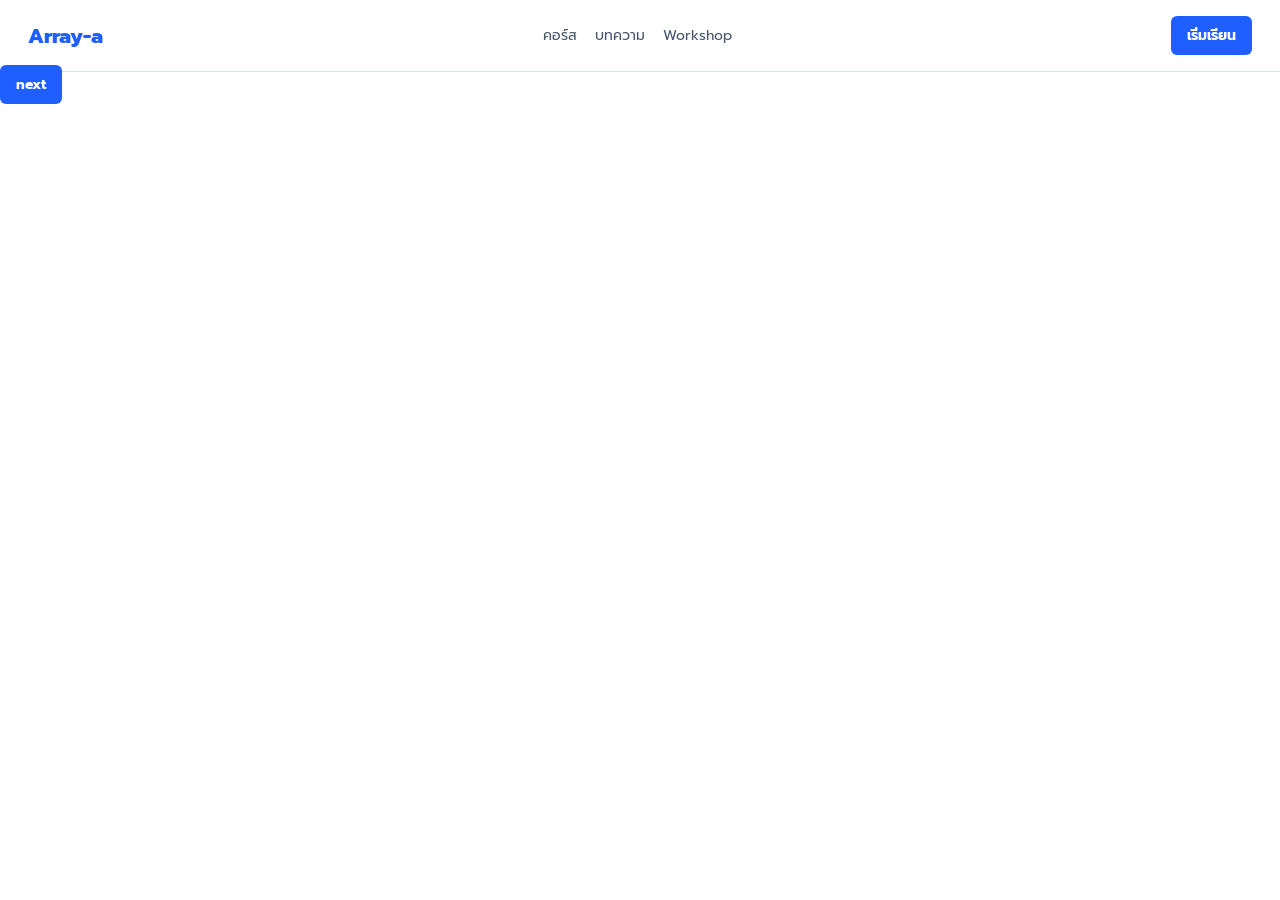
<file: index.html>
<!doctype html>
<html lang="en">
  <head>
    <meta charset="UTF-8" />
    <meta name="viewport" content="width=device-width, initial-scale=1.0" />
    <title>Document</title>
    <link rel="stylesheet" href="./workshop1.css" />
    <link rel="stylesheet" href="./giobal prompt.css" />
  </head>
  <body>
    <div class="headline">
      <h1 class="box-a">Array-a</h1>
      <div class="box-b">
        <span>คอร์ส</span><span>บทความ</span><span>Workshop</span>
      </div>

      <a>เริ่มเรียน</a>
    </div>
    <a href="./workshop2.html">next</a>
  </body>
</html>
</file>
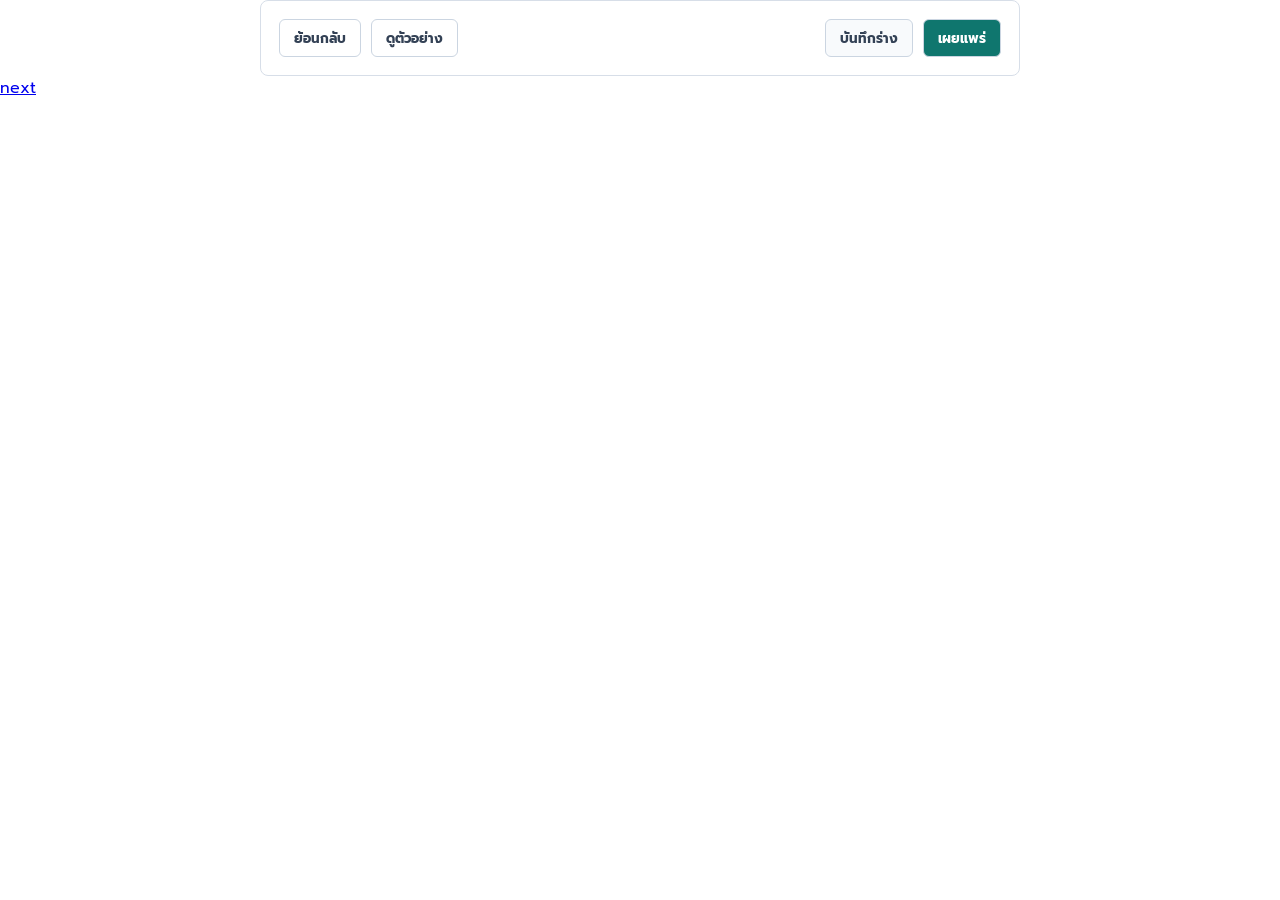
<file: workshop2.html>
<!doctype html>
<html lang="en">
  <head>
    <meta charset="UTF-8" />
    <meta name="viewport" content="width=device-width, initial-scale=1.0" />
    <title>Document</title>
    <link rel="stylesheet" href="./workshop2.css" />
    <link rel="stylesheet" href="./giobal prompt.css" />
  </head>
  <body>
    <div class="panel">
      <div class="action-bar">
        <div class="action-group">
          <button>ย้อนกลับ</button>
          <button>ดูตัวอย่าง</button>
        </div>

        <div class="action-group">
          <button class="action-group2">บันทึกร่าง</button>
          <button class="action-group3">เผยแพร่</button>
        </div>
      </div>
    </div>
    <a href="./workshop3.html">next</a>
  </body>
</html>
</file>
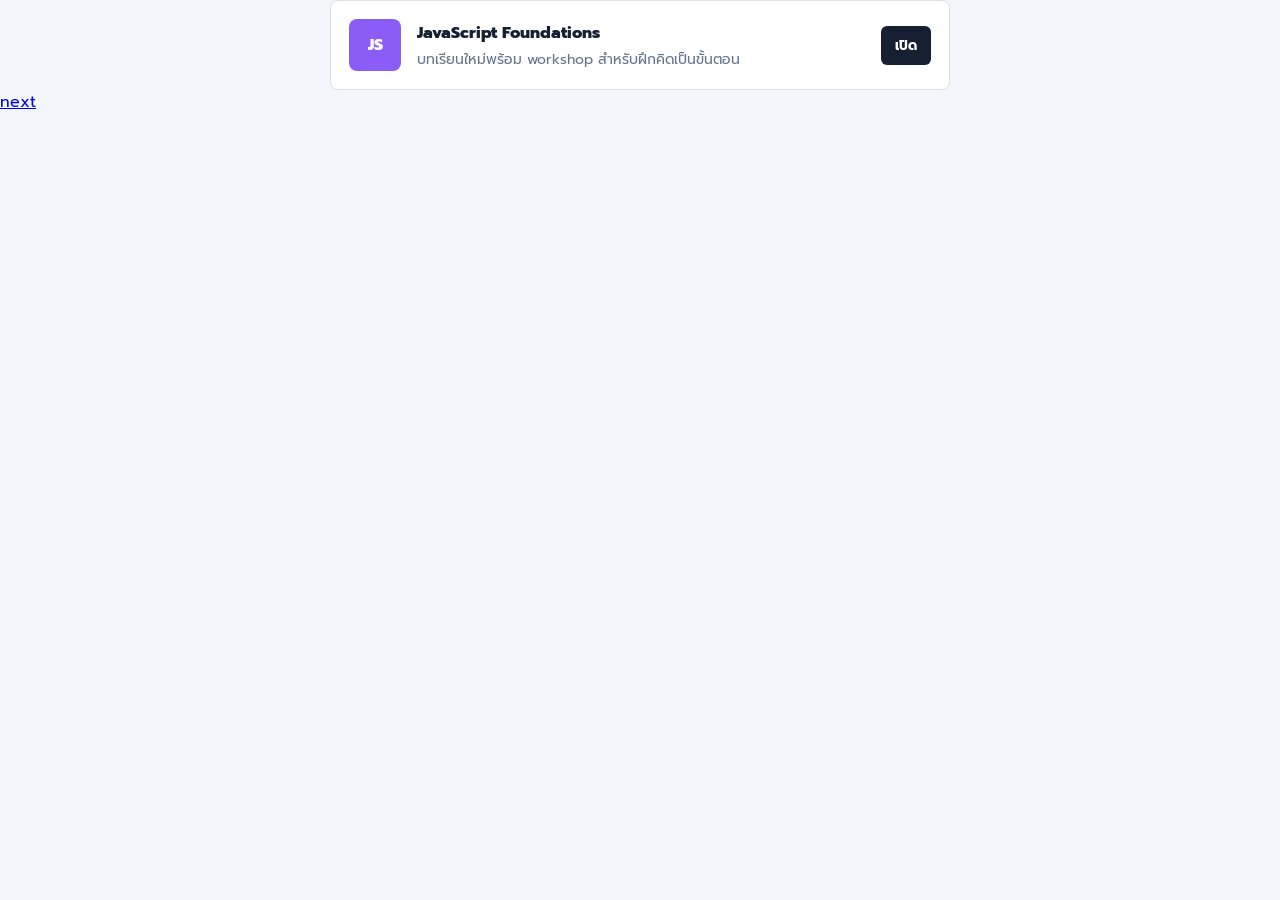
<file: workshop3.html>
<!doctype html>
<html lang="en">
  <head>
    <meta charset="UTF-8" />
    <meta name="viewport" content="width=device-width, initial-scale=1.0" />
    <title>Document</title>
    <link rel="stylesheet" href="./workshop3.css" />
    <link rel="stylesheet" href="./giobal prompt.css" />
  </head>
  <body>
    <div>
      <article class="media">
        <div class="avatar">JS</div>
        <div class="media-content">
          <p class="media-title">JavaScript Foundations</p>
          <p class="media-title2">
            บทเรียนใหม่พร้อม workshop สำหรับฝึกคิดเป็นขั้นตอน
          </p>
        </div>
        <button class="media__action">เปิด</button>
      </article>
    </div>
    <a href="./workshop4.css">next</a>
  </body>
</html>
</file>
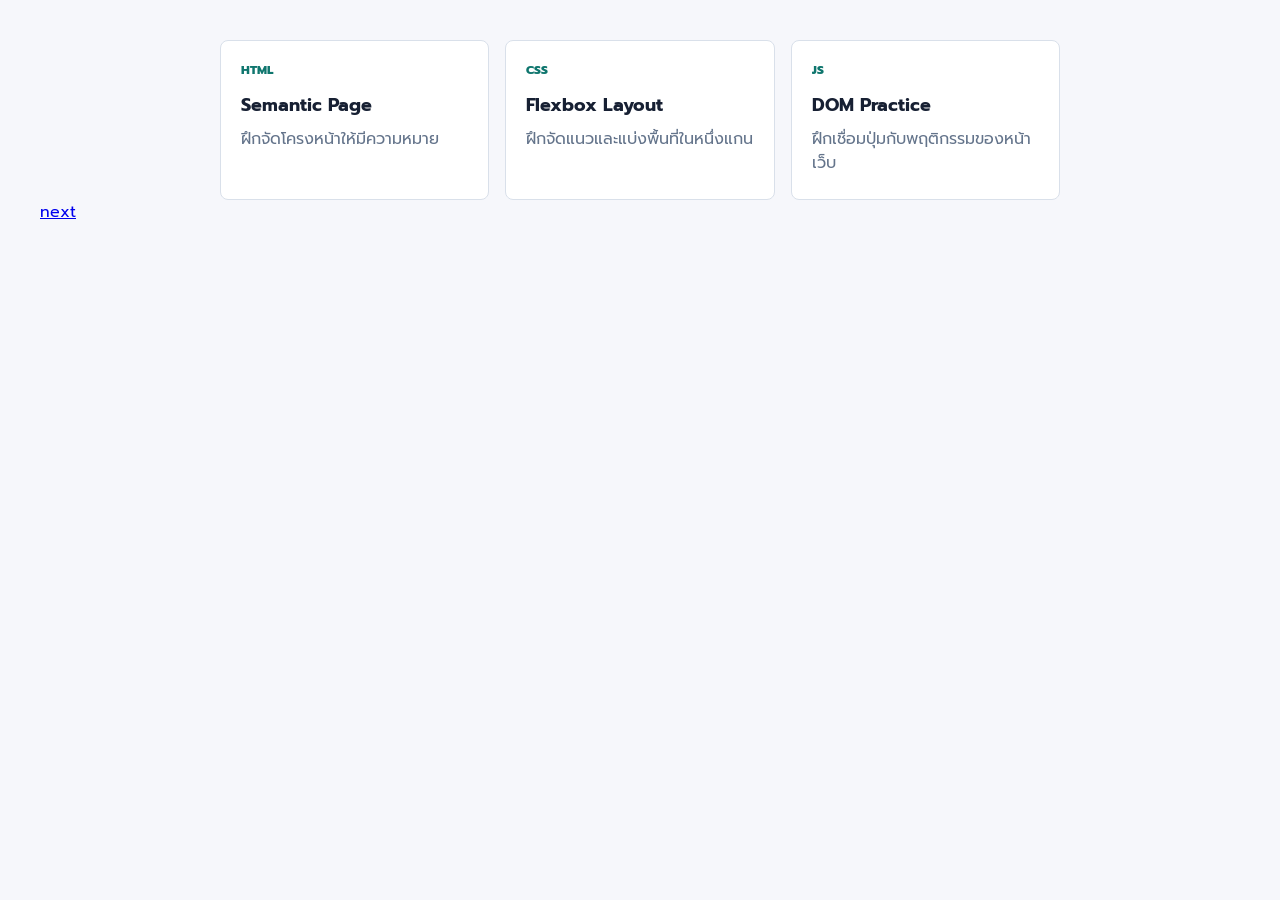
<file: workshop4.html>
<!doctype html>
<html lang="en">
  <head>
    <meta charset="UTF-8" />
    <meta name="viewport" content="width=device-width, initial-scale=1.0" />
    <title>Document</title>
    <link rel="stylesheet" href="./workshop4.css" />
    <link rel="stylesheet" href="./giobal prompt.css" />
  </head>
  <body>
    <section class="card-list">
      <article class="card">
        <p class="card__eyebrow">HTML</p>
        <h3>Semantic Page</h3>
        <p>ฝึกจัดโครงหน้าให้มีความหมาย</p>
      </article>

      <article class="card">
        <p class="card__eyebrow">CSS</p>
        <h3>Flexbox Layout</h3>
        <p>ฝึกจัดแนวและแบ่งพื้นที่ในหนึ่งแกน</p>
      </article>

      <article class="card">
        <p class="card__eyebrow">JS</p>
        <h3>DOM Practice</h3>
        <p>ฝึกเชื่อมปุ่มกับพฤติกรรมของหน้าเว็บ</p>
      </article>
    </section>
    <a href="workshop5.html">next</a>
  </body>
</html>
</file>
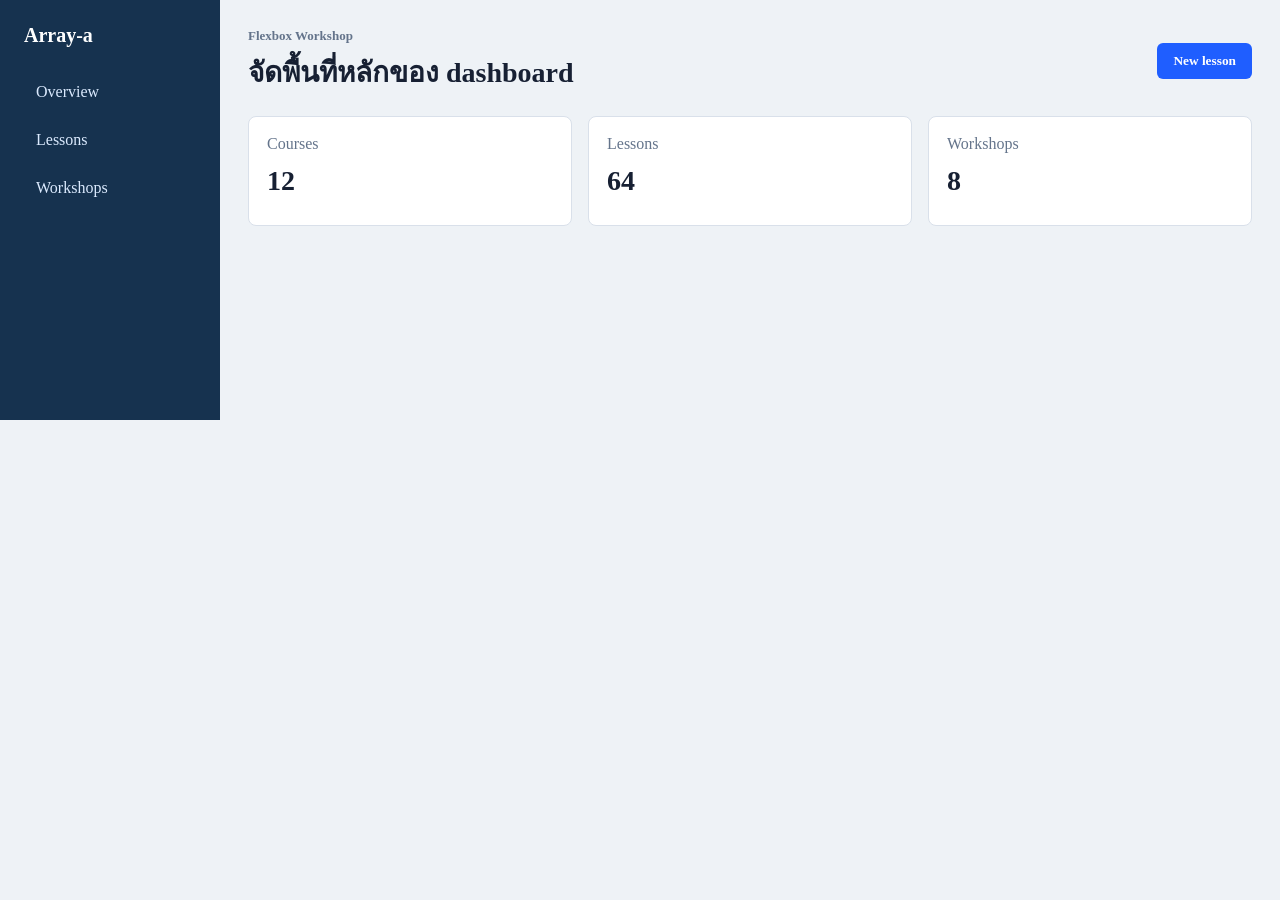
<file: workshop5.html>
<!doctype html>
<html lang="en">
  <head>
    <meta charset="UTF-8" />
    <meta name="viewport" content="width=device-width, initial-scale=1.0" />
    <title>Document</title>
    <link rel="stylesheet" href="./workshop5.css" />
  </head>
  <body>
    <main class="dashboard">
      <aside class="sidebar">
        <p class="logo">Array-a</p>
        <a href="#">Overview</a>
        <a href="#">Lessons</a>
        <a href="#">Workshops</a>
      </aside>

      <section class="main">
        <div class="topbar">
          <div>
            <p class="label">Flexbox Workshop</p>
            <h1>จัดพื้นที่หลักของ dashboard</h1>
          </div>
          <button>New lesson</button>
        </div>

        <div class="summary">
          <article>Courses<br /><strong>12</strong></article>
          <article>Lessons<br /><strong>64</strong></article>
          <article>Workshops<br /><strong>8</strong></article>
        </div>
      </section>
    </main>
  </body>
</html>
</file>
<file: workshop1.css>
* {
  box-sizing: border-box;
  margin: 0;
  padding: 0;
  font-family: prompt;
}
.headline {
  display: flex;
  align-items: center;
  justify-content: space-between;
  gap: 24px;
  min-height: 72px;
  padding: 0px 28px;
  background: rgb(255, 255, 255);
  border-bottom: 1px solid rgb(217, 224, 234);
  box-sizing: border-box;
}
.box-a {
  color: rgb(31, 94, 255);
  font-size: 20px;
  font-weight: 800;
  text-decoration: none;
  box-sizing: border-box;
}
.box-b {
  display: flex;
  align-items: center;
  gap: 18px;
  box-sizing: border-box;
  color: rgb(70, 85, 109);
  font-size: 14px;
  text-decoration: none;
  box-sizing: border-box;
}
.span {
  color: rgb(70, 85, 109);
  font-size: 14px;
  text-decoration: none;
  box-sizing: border-box;
}
a {
  color: rgb(255, 255, 255);
  font-size: 14px;
  text-decoration: none;
  padding: 9px 16px;
  background: rgb(31, 94, 255);
  border-radius: 6px;
  font-weight: 700;
  box-sizing: border-box;
}
</file>
<file: giobal prompt.css>
@import url("https://fonts.googleapis.com/css2?family=Krub:ital,wght@0,200;0,300;0,400;0,500;0,600;0,700;1,200;1,300;1,400;1,500;1,600;1,700&family=Prompt:ital,wght@0,100;0,200;0,300;0,400;0,500;0,600;0,700;0,800;0,900;1,100;1,200;1,300;1,400;1,500;1,600;1,700;1,800;1,900&display=swap");
* {
  box-sizing: border-box;
  margin: 0;
  padding: 0;
  font-family: "Prompt";
}
</file>
<file: workshop2.css>
* {
  box-sizing: border-box;
  margin: 0;
  padding: 0;
  font-family: prompt;
}
.panel {
  max-width: 760px;
  margin: 0px auto;
  padding: 18px;
  background: rgb(255, 255, 255);
  border: 1px solid rgb(215, 222, 232);
  border-radius: 8px;
  box-sizing: border-box;
}
button {
  min-height: 38px;
  padding: 0px 14px;
  color: rgb(51, 65, 85);
  background: rgb(255, 255, 255);
  border: 1px solid rgb(203, 213, 225);
  border-radius: 6px;
  font-weight: 700;
  box-sizing: border-box;
}
.action-group {
  display: flex;
  align-items: center;
  gap: 10px;
  box-sizing: border-box;
}
.action-group2 {
  background: rgb(248, 250, 252);
  min-height: 38px;
  padding: 0px 14px;
  color: rgb(51, 65, 85);
  border: 1px solid rgb(203, 213, 225);
  border-radius: 6px;
  font-weight: 700;
  box-sizing: border-box;
}
.action-group3 {
  color: rgb(255, 255, 255);
  background: rgb(15, 118, 110);
  border-color: rgb(15, 118, 110);
  min-height: 38px;
  padding: 0px 14px;
  border: 1px solid rgb(203, 213, 225);
  border-radius: 6px;
  font-weight: 700;
  box-sizing: border-box;
}
.action-bar {
  display: flex;
  align-items: center;
  justify-content: space-between;
  gap: 16px;
  box-sizing: border-box;
}
</file>
<file: workshop3.css>
* {
  box-sizing: border-box;
  margin: 0;
  padding: 0;
  font-family: prompt;
}
.avatar {
  flex: 0 0 52px;
  width: 52px;
  height: 52px;
  display: flex;
  align-items: center;
  justify-content: center;
  color: rgb(255, 255, 255);
  background: rgb(139, 92, 246);
  border-radius: 8px;
  font-weight: 800;
  box-sizing: border-box;
}
.media {
  display: flex;
  align-items: center;
  gap: 16px;
  max-width: 620px;
  margin: 0px auto;
  padding: 18px;
  background: rgb(255, 255, 255);
  border: 1px solid rgb(217, 224, 234);
  border-radius: 8px;
  box-sizing: border-box;
}
body {
  min-height: 100%;
  color: rgb(23, 32, 51);
  background: rgb(243, 246, 250);
  font-family: Arial, sans-serif;
  margin: 0px;
  padding: 0px;
}
.media-content {
  flex: 1 1 0%;
  box-sizing: border-box;
}
.media__action {
  padding: 9px 14px;
  color: rgb(255, 255, 255);
  background: rgb(23, 32, 51);
  border: 0px;
  border-radius: 6px;
  font-weight: 700;
  box-sizing: border-box;
}
.media-title {
  margin: 0px;
  font-weight: 800;
  box-sizing: border-box;
}
.media-title2 {
  margin: 0px;
  margin-top: 4px;
  color: rgb(100, 116, 139);
  font-size: 14px;
  box-sizing: border-box;
}
</file>
<file: workshop4.css>
*,
*::before,
*::after {
  box-sizing: border-box;
}

body {
  margin: 40px;
  font-family: Arial, sans-serif;
  background: #f6f7fb;
  color: #172033;
}

.card-list {
  display: flex;
  flex-wrap: wrap;
  gap: 16px;
  max-width: 840px;
  margin: 0 auto;
}

.card {
  flex: 1 1 180px;
  min-height: 160px;
  padding: 20px;
  background: #ffffff;
  border: 1px solid #d9e0ea;
  border-radius: 8px;
}

.card__eyebrow {
  margin: 0 0 12px;
  color: #0f766e;
  font-size: 12px;
  font-weight: 800;
}

.card h3 {
  margin: 0 0 8px;
  font-size: 18px;
}

.card p:last-child {
  margin: 0;
  color: #64748b;
  line-height: 1.5;
}
</file>
<file: workshop5.css>
* {
  box-sizing: border-box;
  margin: 0;
  padding: 0;
  font-family: prompt;
}
*,
*::before,
*::after {
  box-sizing: border-box;
}

body {
  margin: 0;
  font-family: Arial, sans-serif;
  color: #172033;
  background: #eef2f6;
}

.dashboard {
  display: flex;
  min-height: 420px;
}

.sidebar {
  flex: 0 0 220px;
  display: flex;
  flex-direction: column;
  gap: 10px;
  padding: 24px;
  color: #dbeafe;
  background: #16324f;
}

.sidebar a {
  padding: 10px 12px;
  color: #dbeafe;
  text-decoration: none;
  border-radius: 6px;
}

.sidebar a:hover {
  background: rgba(255, 255, 255, 0.12);
}

.logo {
  margin: 0 0 16px;
  color: #ffffff;
  font-size: 20px;
  font-weight: 800;
}

.main {
  flex: 1;
  padding: 28px;
}

.topbar {
  display: flex;
  align-items: center;
  justify-content: space-between;
  gap: 20px;
  margin-bottom: 22px;
}

.label,
h1 {
  margin: 0;
}

.label {
  color: #64748b;
  font-size: 13px;
  font-weight: 800;
}

h1 {
  margin-top: 6px;
  font-size: 28px;
}

button {
  padding: 10px 16px;
  color: #ffffff;
  background: #1f5eff;
  border: 0;
  border-radius: 6px;
  font-weight: 700;
}

.summary {
  display: flex;
  gap: 16px;
}

.summary article {
  flex: 1;
  min-height: 110px;
  padding: 18px;
  background: #ffffff;
  border: 1px solid #d9e0ea;
  border-radius: 8px;
  color: #64748b;
}

.summary strong {
  display: block;
  margin-top: 12px;
  color: #172033;
  font-size: 28px;
}
</file>
